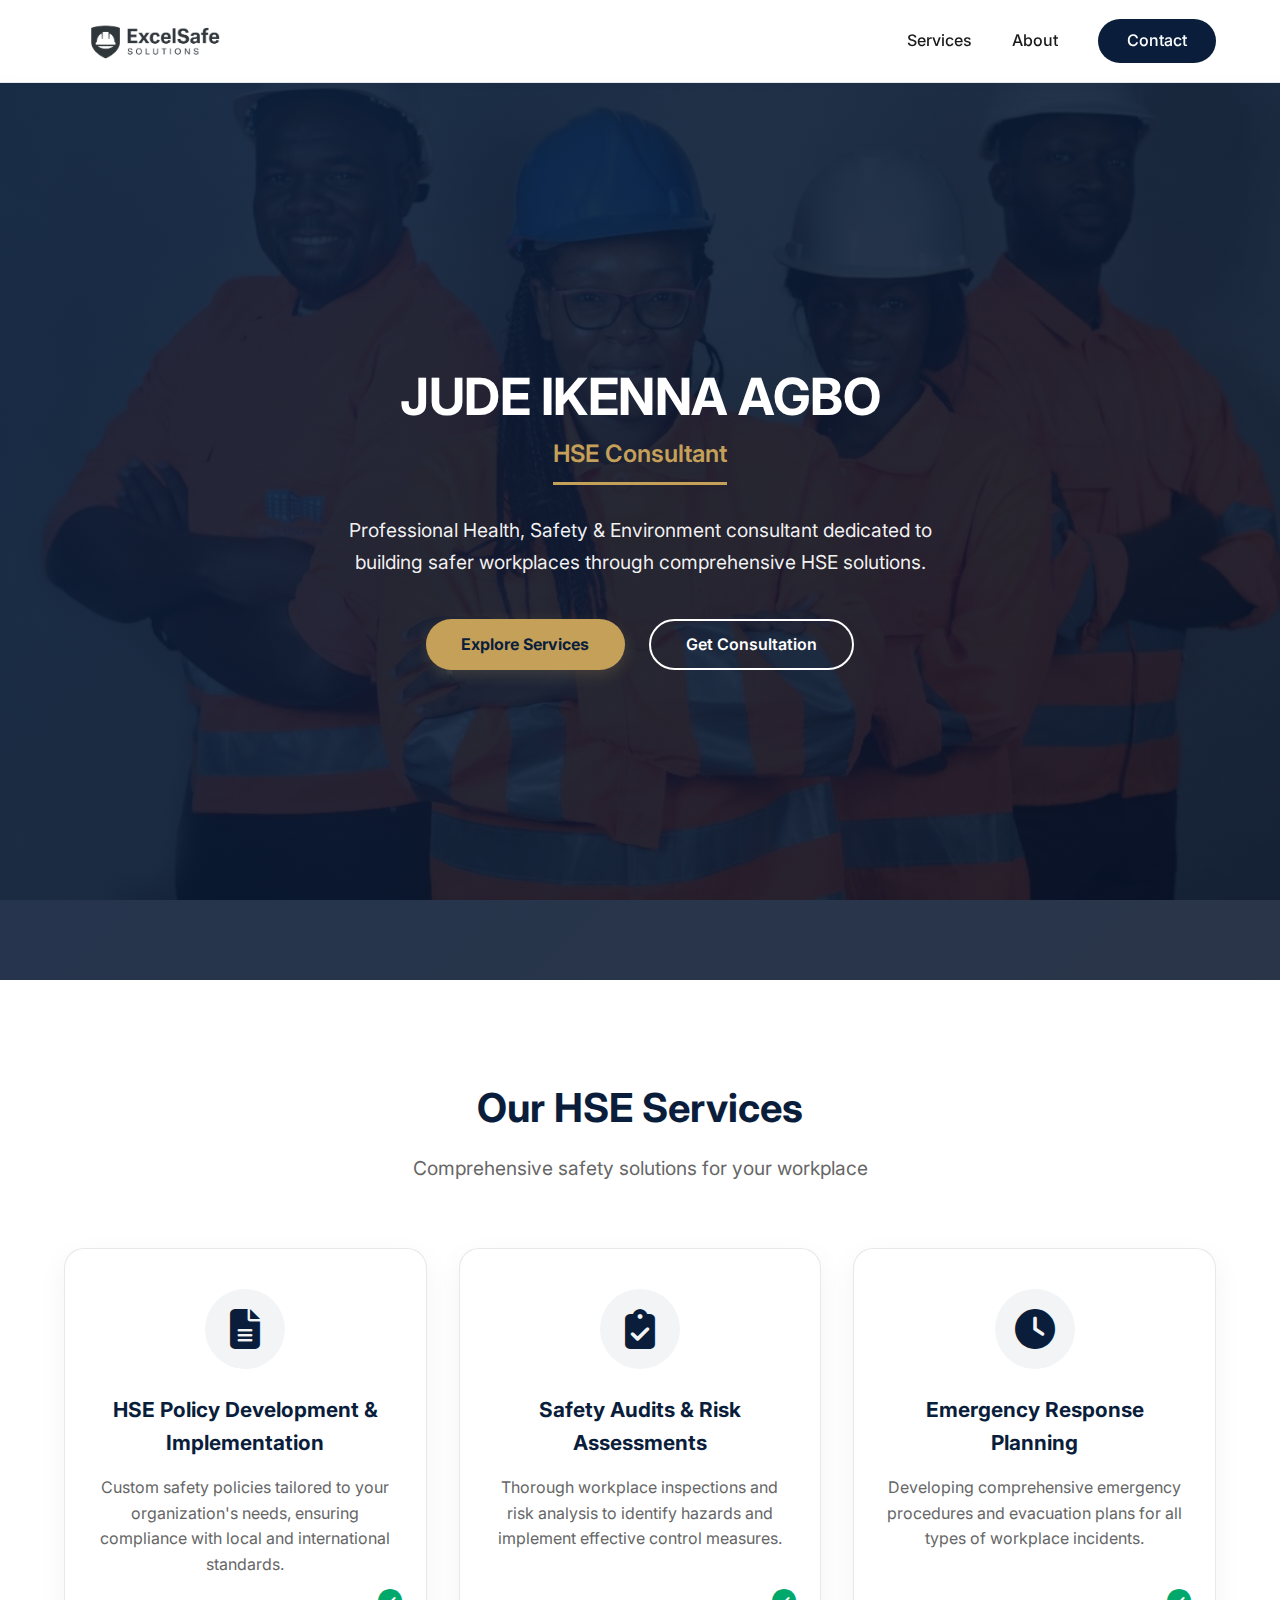
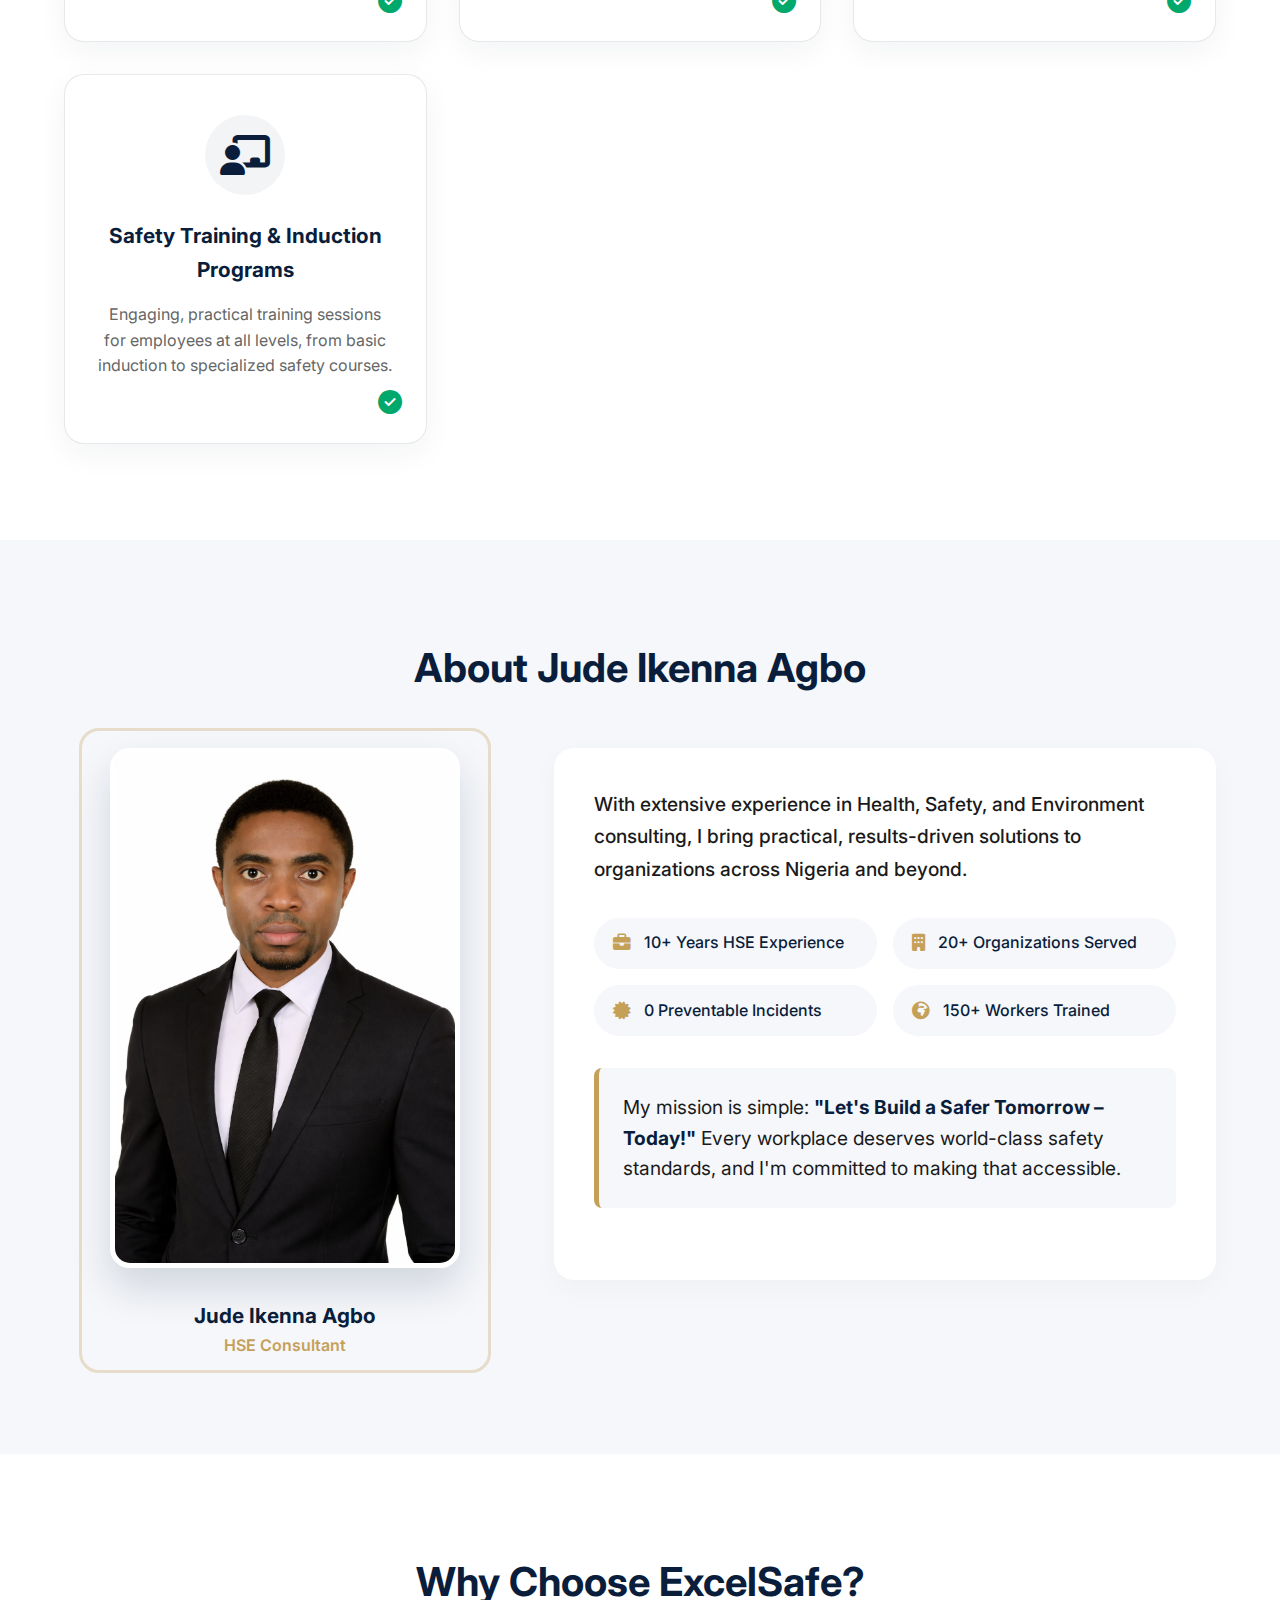
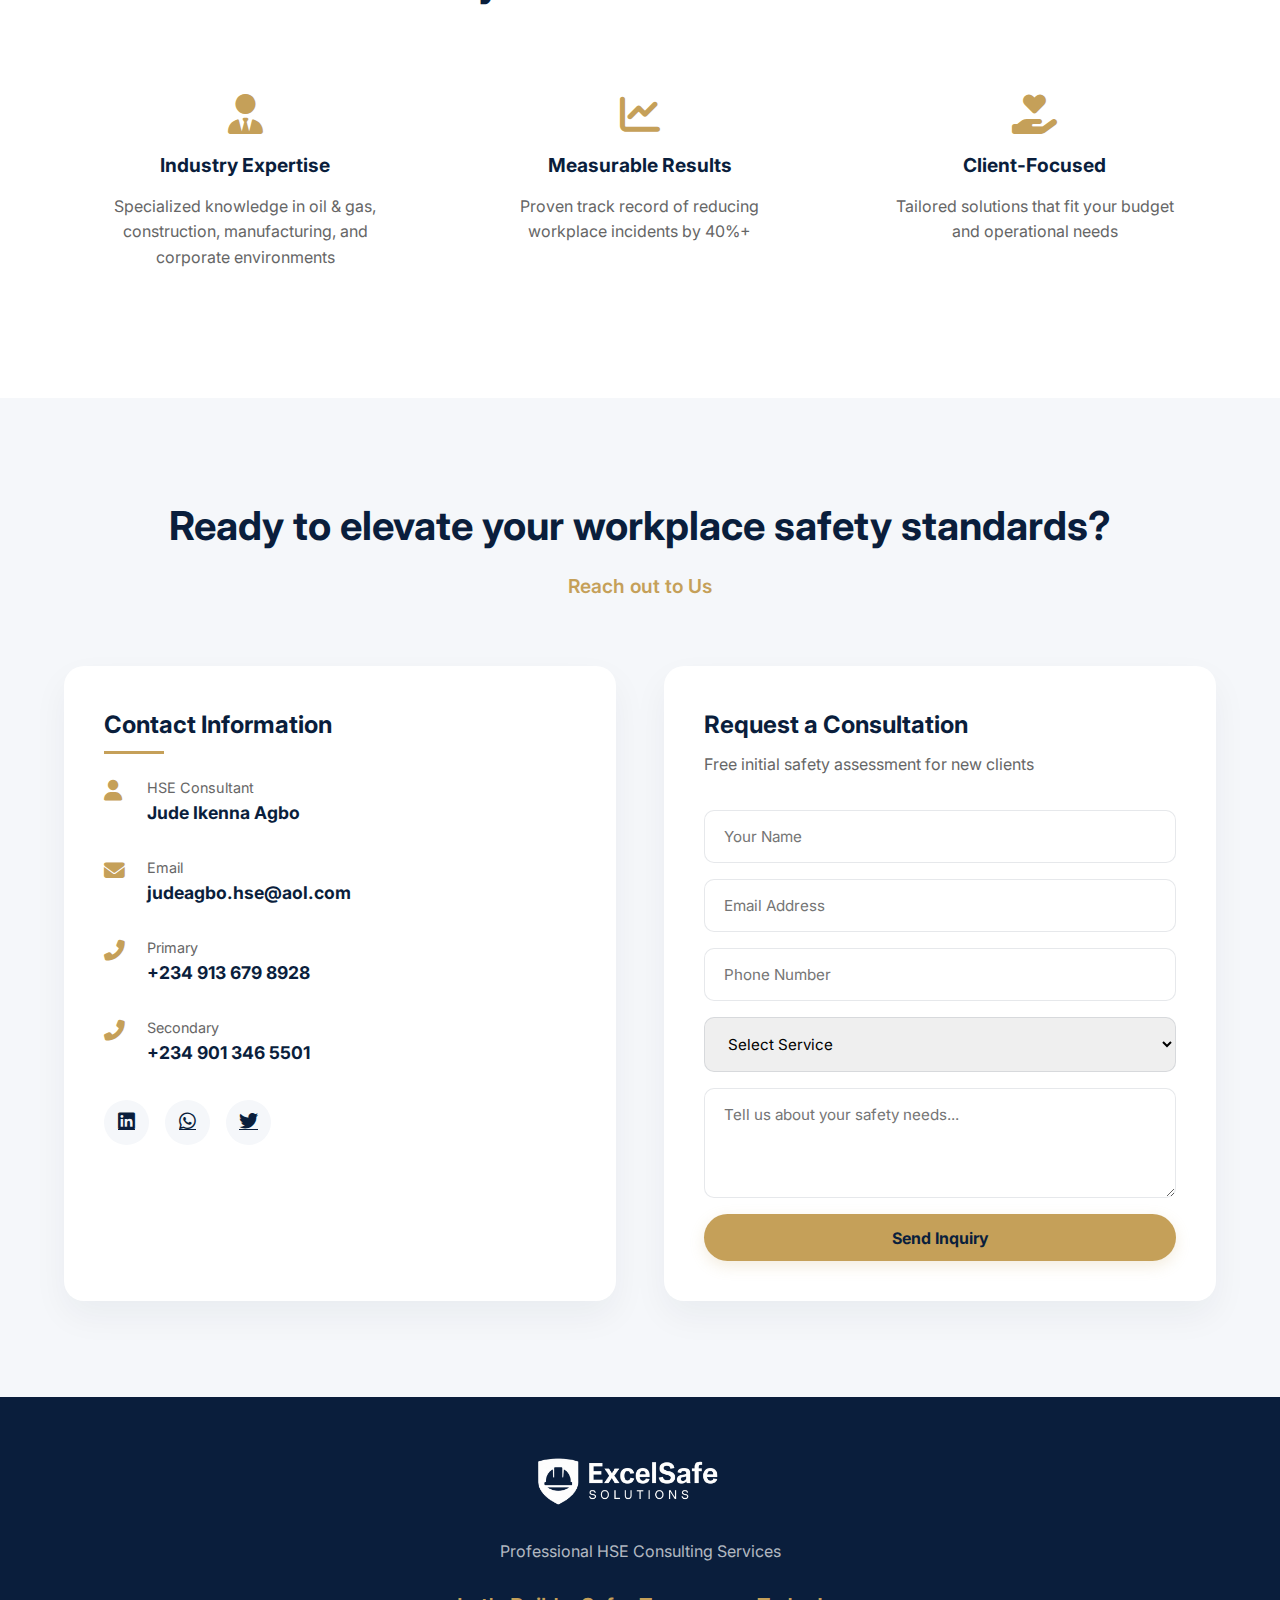
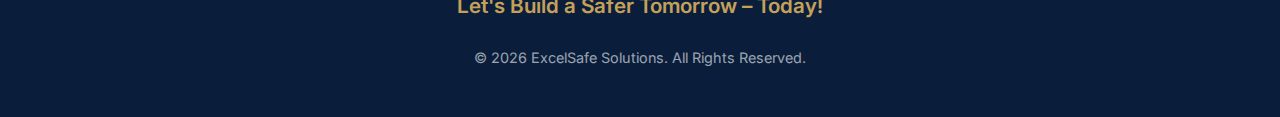
<file: index.html>
<!doctype html>
<html lang="en">
  <head>
    <meta charset="UTF-8" />
    <meta name="viewport" content="width=device-width, initial-scale=1.0" />
    <title>ExcelSafe Solutions | HSE Consulting</title>
    <link rel="stylesheet" href="style.css" />
    <link
      href="https://fonts.googleapis.com/css2?family=Inter:wght@300;400;500;600;700&display=swap"
      rel="stylesheet"
    />
    <link
      rel="stylesheet"
      href="https://cdnjs.cloudflare.com/ajax/libs/font-awesome/6.5.0/css/all.min.css"
    />
  </head>
  <body>
    <!-- NAVIGATION -->
    <nav class="navbar">
      <div class="nav-brand">
        <img
          src="excelsafelogo.png"
          alt="ExcelSafe Solutions"
          class="nav-logo"
        />
      </div>
      <div class="nav-links">
        <a href="#services">Services</a>
        <a href="#about">About</a>
        <a href="#contact" class="cta-button">Contact</a>
      </div>
    </nav>

    <!-- hero section -->
    <section class="hero">
      <div class="hero-overlay"></div>
      <div class="hero-content">
        <h1 class="hero-title">JUDE IKENNA AGBO</h1>
        <p class="hero-subtitle">HSE Consultant</p>

        <p class="hero-description">
          Professional Health, Safety & Environment consultant dedicated to
          building safer workplaces through comprehensive HSE solutions.
        </p>

        <div class="hero-buttons">
          <button class="btn-primary" onclick="scrollToSection('services')">
            Explore Services
          </button>
          <button class="btn-secondary" onclick="sendEmail()">
            Get Consultation
          </button>
        </div>
      </div>
    </section>

    <!-- SERVICES  -->
    <section class="services" id="services">
      <h2>Our HSE Services</h2>
      <p class="section-subtitle">
        Comprehensive safety solutions for your workplace
      </p>

      <div class="services-grid">
        <div class="service-card">
          <div class="service-icon">
            <i class="fas fa-file-alt"></i>
          </div>
          <h3>HSE Policy Development & Implementation</h3>
          <p>
            Custom safety policies tailored to your organization's needs,
            ensuring compliance with local and international standards.
          </p>
          <div class="service-check">
            <i class="fas fa-check-circle"></i>
          </div>
        </div>

        <div class="service-card">
          <div class="service-icon">
            <i class="fas fa-clipboard-check"></i>
          </div>
          <h3>Safety Audits & Risk Assessments</h3>
          <p>
            Thorough workplace inspections and risk analysis to identify hazards
            and implement effective control measures.
          </p>
          <div class="service-check">
            <i class="fas fa-check-circle"></i>
          </div>
        </div>

        <div class="service-card">
          <div class="service-icon">
            <i class="fas fa-clock"></i>
          </div>
          <h3>Emergency Response Planning</h3>
          <p>
            Developing comprehensive emergency procedures and evacuation plans
            for all types of workplace incidents.
          </p>
          <div class="service-check">
            <i class="fas fa-check-circle"></i>
          </div>
        </div>

        <div class="service-card">
          <div class="service-icon">
            <i class="fas fa-chalkboard-teacher"></i>
          </div>
          <h3>Safety Training & Induction Programs</h3>
          <p>
            Engaging, practical training sessions for employees at all levels,
            from basic induction to specialized safety courses.
          </p>
          <div class="service-check">
            <i class="fas fa-check-circle"></i>
          </div>
        </div>
      </div>
    </section>

    <!-- ABOUT -->
    <section class="about" id="about">
      <h2>About Jude Ikenna Agbo</h2>
      <div class="about-content">
        <div class="about-grid">
          <div class="about-image-container">
            <img
              src="hse man.jpg"
              alt="Jude Ikenna Agbo - HSE Consultant"
              class="about-image"
            />
            <div class="about-image-frame"></div>
            <div class="about-image-caption">
              <span>Jude Ikenna Agbo</span>
              <small>HSE Consultant</small>
            </div>
          </div>
          <div class="about-text">
            <p class="about-intro">
              With extensive experience in Health, Safety, and Environment
              consulting, I bring practical, results-driven solutions to
              organizations across Nigeria and beyond.
            </p>
            <div class="about-highlights">
              <div class="highlight">
                <i class="fas fa-briefcase"></i>
                <span>10+ Years HSE Experience</span>
              </div>
              <div class="highlight">
                <i class="fas fa-building"></i>
                <span>20+ Organizations Served</span>
              </div>
              <div class="highlight">
                <i class="fas fa-certificate"></i>
                <span>0 Preventable Incidents</span>
              </div>
              <div class="highlight">
                <i class="fas fa-globe-africa"></i>
                <span>150+ Workers Trained</span>
              </div>
            </div>
            <p class="about-mission">
              My mission is simple:
              <strong>"Let's Build a Safer Tomorrow – Today!"</strong> Every
              workplace deserves world-class safety standards, and I'm committed
              to making that accessible.
            </p>
            <!-- <div class="about-credentials">
              <h4>Professional Certifications</h4>
              <div class="credentials-list">
                <span>NEBOSH International General Certificate</span>
                <span>IOSH Managing Safely</span>
                <span>ISO 45001 Lead Auditor</span>
                <span>OSHA 30-Hour</span>
              </div>
            </div> -->
          </div>
        </div>
      </div>
    </section>

    <!-- why choose us -->
    <section class="why-us">
      <h2>Why Choose ExcelSafe?</h2>
      <div class="features-grid">
        <div class="feature">
          <i class="fas fa-user-tie"></i>
          <h3>Industry Expertise</h3>
          <p>
            Specialized knowledge in oil & gas, construction, manufacturing, and
            corporate environments
          </p>
        </div>
        <!-- <div class="feature">
          <i class="fas fa-file-signature"></i>
          <h3>Regulatory Compliance</h3>
          <p>Full alignment with NOSDRA, DPR, OSHA, and ISO 45001 standards</p>
        </div> -->
        <div class="feature">
          <i class="fas fa-chart-line"></i>
          <h3>Measurable Results</h3>
          <p>Proven track record of reducing workplace incidents by 40%+</p>
        </div>
        <div class="feature">
          <i class="fas fa-hand-holding-heart"></i>
          <h3>Client-Focused</h3>
          <p>Tailored solutions that fit your budget and operational needs</p>
        </div>
      </div>
    </section>

    <!-- CONTACT SECTION -->
    <section class="contact" id="contact">
      <h2>Ready to elevate your workplace safety standards?</h2>
      <p class="contact-tagline">Reach out to Us</p>

      <div class="contact-grid">
        <div class="contact-info-card">
          <h3>Contact Information</h3>

          <div class="contact-detail-item">
            <i class="fas fa-user"></i>
            <div>
              <span>HSE Consultant</span>
              <strong>Jude Ikenna Agbo</strong>
            </div>
          </div>

          <div class="contact-detail-item">
            <i class="fas fa-envelope"></i>
            <div>
              <span>Email</span>
              <strong>judeagbo.hse@aol.com</strong>
            </div>
          </div>

          <div class="contact-detail-item">
            <i class="fas fa-phone-alt"></i>
            <div>
              <span>Primary</span>
              <strong>+234 913 679 8928</strong>
            </div>
          </div>

          <div class="contact-detail-item">
            <i class="fas fa-phone-alt"></i>
            <div>
              <span>Secondary</span>
              <strong>+234 901 346 5501</strong>
            </div>
          </div>

          <div class="contact-social">
            <a href="#"><i class="fab fa-linkedin"></i></a>
            <a href="#"><i class="fab fa-whatsapp"></i></a>
            <a href="#"><i class="fab fa-twitter"></i></a>
          </div>
        </div>

        <div class="contact-form-container">
          <h3>Request a Consultation</h3>
          <p>Free initial safety assessment for new clients</p>

          <form class="contact-form" id="consultationForm" netlify>
            <input type="text" placeholder="Your Name" required />
            <input type="email" placeholder="Email Address" required />
            <input type="tel" placeholder="Phone Number" required />
            <select required>
              <option value="" disabled selected>Select Service</option>
              <option>HSE Policy Development</option>
              <option>Safety Audit & Risk Assessment</option>
              <option>Emergency Response Planning</option>
              <option>Safety Training</option>
            </select>
            <textarea
              rows="4"
              placeholder="Tell us about your safety needs..."
            ></textarea>
            <button type="submit" class="btn-primary btn-full">
              Send Inquiry
            </button>
          </form>
        </div>
      </div>
    </section>

    <!-- FOOTER -->
    <footer class="footer">
      <div class="footer-content">
        <div class="footer-brand">
          <img
            src="excelsafewhite.png"
            alt="ExcelSafe Solutions"
            class="footer-logo"
          />
          <p>Professional HSE Consulting Services</p>
        </div>
        <div class="footer-tagline">
          <p>Let's Build a Safer Tomorrow – Today!</p>
        </div>
        <div class="footer-copyright">
          <p>&copy; 2026 ExcelSafe Solutions. All Rights Reserved.</p>
        </div>
      </div>
    </footer>

    <script>
      // Smooth scroll function
      function scrollToSection(sectionId) {
        document
          .getElementById(sectionId)
          .scrollIntoView({ behavior: "smooth" });
      }

      // Email
      function sendEmail() {
        window.location.href =
          "mailto:judeagbo.hse@aol.com?subject=Consultation%20Request%20-%20ExcelSafe%20Solutions";
      }

      // Call
      function callPhone() {
        window.location.href = "tel:+2349136798928";
      }
    </script>
  </body>
</html>
</file>
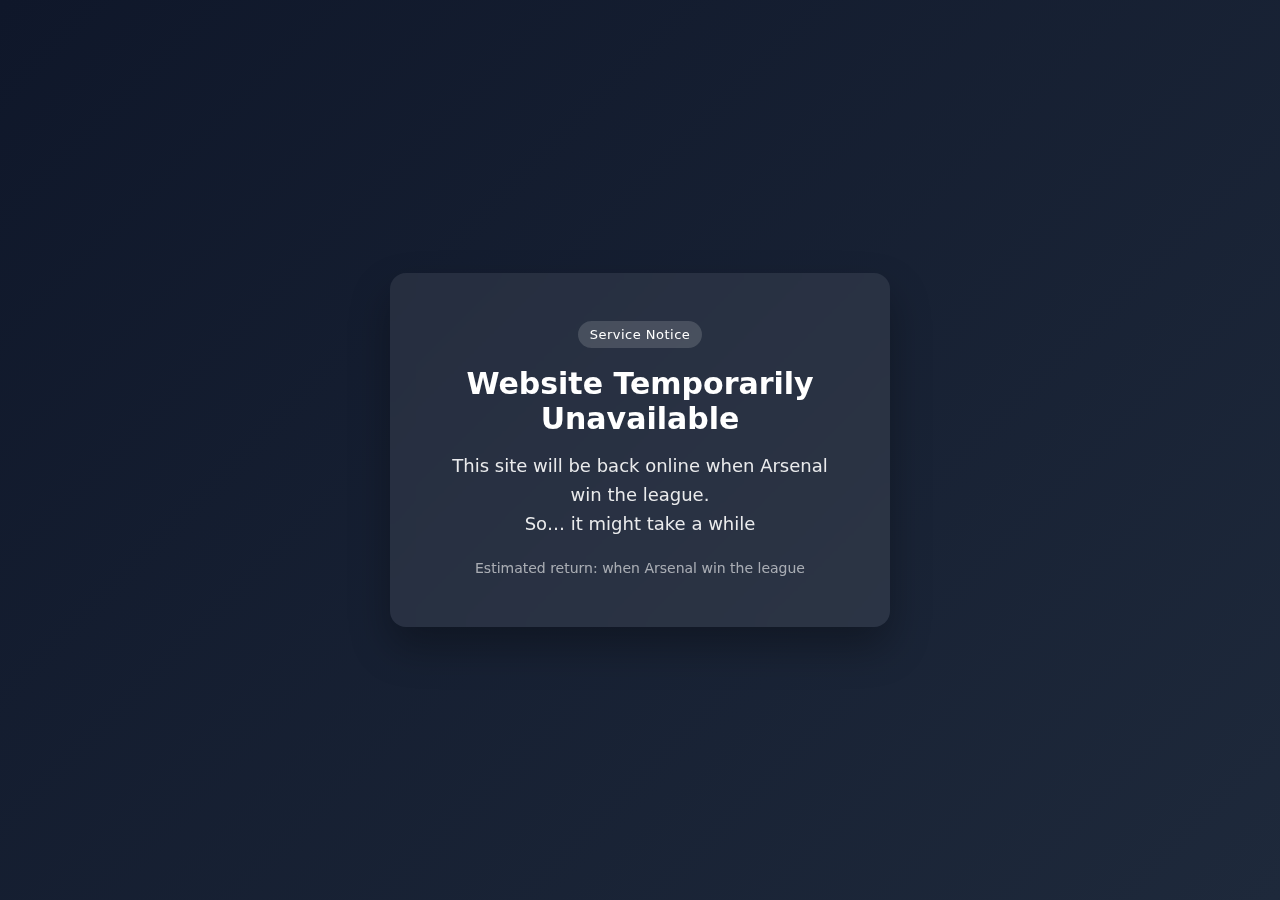
<file: sus.html>
<!doctype html>
<html lang="en">
  <head>
    <meta charset="UTF-8" />
    <meta name="viewport" content="width=device-width, initial-scale=1.0" />
    <title>Website Suspended</title>

    <style>
      * {
        margin: 0;
        padding: 0;
        box-sizing: border-box;
      }

      body {
        font-family:
          system-ui,
          -apple-system,
          Segoe UI,
          Roboto,
          Arial,
          sans-serif;
        background: linear-gradient(135deg, #0f172a, #1e293b);
        color: #ffffff;
        min-height: 100vh;
        display: flex;
        align-items: center;
        justify-content: center;
        padding: 20px;
      }

      .card {
        background: rgba(255, 255, 255, 0.08);
        backdrop-filter: blur(10px);
        border-radius: 16px;
        padding: clamp(24px, 5vw, 48px);
        text-align: center;
        max-width: 500px;
        width: 100%;
        box-shadow: 0 20px 40px rgba(0, 0, 0, 0.3);
      }

      h1 {
        font-size: clamp(22px, 4vw, 30px);
        margin-bottom: 16px;
      }

      p {
        font-size: clamp(15px, 3vw, 18px);
        line-height: 1.6;
        opacity: 0.9;
      }

      .small {
        margin-top: 18px;
        font-size: 14px;
        opacity: 0.6;
      }

      .badge {
        display: inline-block;
        margin-bottom: 18px;
        padding: 6px 12px;
        border-radius: 999px;
        background: rgba(255, 255, 255, 0.15);
        font-size: 13px;
        letter-spacing: 0.5px;
      }
    </style>
  </head>

  <body>
    <div class="card">
      <div class="badge">Service Notice</div>

      <h1>Website Temporarily Unavailable</h1>
      <p>This site will be back online when Arsenal win the league.</p>
      <p>So… it might take a while</p>
      <p class="small">Estimated return: when Arsenal win the league</p>
    </div>
  </body>
</html>
</file>
<file: style.css>
* {
    margin: 0;
    padding: 0;
    box-sizing: border-box;
    font-family: 'Inter', sans-serif;
}

:root {
    --navy-blue: #0A1E3C;      
    --gold-accent: #C5A059;     
    --deep-navy: #051229;       
    --light-bg: #FFFFFF;
    --text-dark: #1A1A1A;
    --text-light: #666666;
    --card-bg: #F8FAFC;
    --success-green: #00A86B;
    --soft-gray: #F5F7FA;
}

body {
    background-color: var(--light-bg);
    color: var(--text-dark);
    line-height: 1.6;
}

/* nav */
.navbar {
    display: flex;
    justify-content: space-between;
    align-items: center;
    padding: 1rem 5%;
    background: rgba(255, 255, 255, 0.98);
    backdrop-filter: blur(10px);
    position: fixed;
    width: 100%;
    top: 0;
    z-index: 1000;
    border-bottom: 1px solid rgba(10, 30, 60, 0.1);
    box-shadow: 0 2px 10px rgba(0,0,0,0.02);
}

.nav-brand {
    display: flex;
    align-items: center;
}

.nav-logo {
    height: 50px;
    width: auto;
    object-fit: contain;
}

.nav-links {
    display: flex;
    gap: 2.5rem;
    align-items: center;
}

.nav-links a {
    text-decoration: none;
    color: var(--text-dark);
    font-weight: 500;
    transition: color 0.3s ease;
    font-size: 1rem;
}

.nav-links a:hover {
    color: var(--gold-accent);
}

.cta-button {
    background: var(--navy-blue);
    color: white !important;
    padding: 0.6rem 1.8rem;
    border-radius: 30px;
    transition: all 0.3s ease;
    font-weight: 600;
}

.cta-button:hover {
    background: var(--deep-navy);
    transform: translateY(-2px);
    box-shadow: 0 8px 20px rgba(10, 30, 60, 0.15);
    color: white !important;
}

/*hero */
.hero {
    position: relative;
    min-height: 100vh;
    display: flex;
    align-items: center;
    justify-content: center;
    padding: 0 5%;
    margin-top: 80px;
    background: url('hse-training.jpg') center/cover no-repeat fixed;
    background-attachment: fixed;
}

.hero::before {
    content: '';
    position: absolute;
    top: 0;
    left: 0;
    right: 0;
    bottom: 0;
    background: linear-gradient(135deg, rgba(10, 30, 60, 0.9) 0%, rgba(5, 18, 41, 0.85) 100%);
    z-index: 1;
}

.hero-content {
    position: relative;
    z-index: 2;
    max-width: 800px;
    color: white;
    text-align: center;
    margin: 0 auto;
}

.hero-logo-container {
    display: flex;
    justify-content: center;
    margin-bottom: 1.5rem;
}

.hero-logo-image {
    height: 100px;
    width: auto;
    object-fit: contain;
}

.hero-title {
    font-size: 3.2rem;
    font-weight: 700;
    line-height: 1.2;
    margin-bottom: 0.5rem;
    color: white;
    letter-spacing: -0.5px;
    text-align: center;
}

.hero-subtitle {
    font-size: 1.5rem;
    color: var(--gold-accent);
    margin-bottom: 1.8rem;
    font-weight: 600;
    border-bottom: 3px solid var(--gold-accent);
    display: inline-block;
    padding-bottom: 8px;
    text-align: center;
    margin-left: auto;
    margin-right: auto;
}

.hero-description {
    font-size: 1.2rem;
    color: rgba(255, 255, 255, 0.95);
    margin-bottom: 2.5rem;
    max-width: 650px;
    line-height: 1.7;
    text-align: center;
    margin-left: auto;
    margin-right: auto;
}

.hero-buttons {
    display: flex;
    gap: 1.5rem;
    flex-wrap: wrap;
    margin-bottom: 1.5rem;
    justify-content: center;
}

/* button */
.btn-primary {
    background: var(--gold-accent);
    color: var(--navy-blue);
    border: none;
    padding: 0.85rem 2.2rem;
    border-radius: 50px;
    font-weight: 700;
    cursor: pointer;
    transition: all 0.3s ease;
    font-size: 1rem;
    box-shadow: 0 5px 15px rgba(197, 160, 89, 0.2);
}

.btn-primary:hover {
    background: #B38F4D;
    transform: translateY(-3px);
    box-shadow: 0 12px 25px rgba(197, 160, 89, 0.3);
    color: var(--navy-blue);
}

.btn-secondary {
    background: transparent;
    color: white;
    border: 2px solid white;
    padding: 0.85rem 2.2rem;
    border-radius: 50px;
    font-weight: 600;
    cursor: pointer;
    transition: all 0.3s ease;
    font-size: 1rem;
}

.btn-secondary:hover {
    background: rgba(255, 255, 255, 0.1);
    transform: translateY(-3px);
    border-color: var(--gold-accent);
    color: white;
}

.btn-full {
    width: 100%;
}

/* services */
.services {
    padding: 6rem 5%;
    background: white;
}

.services h2 {
    text-align: center;
    font-size: 2.5rem;
    margin-bottom: 0.8rem;
    color: var(--navy-blue);
}

.section-subtitle {
    text-align: center;
    font-size: 1.2rem;
    color: var(--text-light);
    margin-bottom: 4rem;
}

.services-grid {
    display: grid;
    grid-template-columns: repeat(auto-fit, minmax(280px, 1fr));
    gap: 2rem;
    max-width: 1200px;
    margin: 0 auto;
}

.service-card {
    background: white;
    padding: 2.5rem 2rem;
    border-radius: 20px;
    box-shadow: 0 10px 30px rgba(10, 30, 60, 0.05);
    transition: all 0.3s ease;
    position: relative;
    border: 1px solid rgba(10, 30, 60, 0.1);
    text-align: center;
}

.service-card:hover {
    transform: translateY(-10px);
    box-shadow: 0 20px 40px rgba(10, 30, 60, 0.1);
    border-color: var(--gold-accent);
}

.service-icon {
    width: 80px;
    height: 80px;
    background: rgba(10, 30, 60, 0.05);
    border-radius: 50%;
    display: flex;
    align-items: center;
    justify-content: center;
    margin: 0 auto 1.5rem;
}

.service-icon i {
    font-size: 2.5rem;
    color: var(--navy-blue);
}

.service-card h3 {
    font-size: 1.3rem;
    margin-bottom: 1rem;
    color: var(--navy-blue);
}

.service-card p {
    color: var(--text-light);
    line-height: 1.6;
    margin-bottom: 1.5rem;
}

.service-check {
    position: absolute;
    bottom: 1.5rem;
    right: 1.5rem;
}

.service-check i {
    color: var(--success-green);
    font-size: 1.5rem;
}

/* about section */
.about {
    padding: 6rem 5%;
    background: var(--soft-gray);
}

.about h2 {
    text-align: center;
    font-size: 2.5rem;
    margin-bottom: 3rem;
    color: var(--navy-blue);
}

.about-content {
    max-width: 1200px;
    margin: 0 auto;
}

.about-grid {
    display: grid;
    grid-template-columns: 0.8fr 1.2fr;
    gap: 3rem;
    align-items: start;
}

.about-image-container {
    position: relative;
    text-align: center;
}

.about-image {
    width: 100%;
    max-width: 350px;
    height: auto;
    border-radius: 20px;
    box-shadow: 0 20px 40px rgba(10, 30, 60, 0.15);
    border: 5px solid white;
    transition: all 0.3s ease;
}

.about-image:hover {
    transform: translateY(-5px);
    box-shadow: 0 25px 50px rgba(10, 30, 60, 0.2);
}

.about-image-frame {
    position: absolute;
    top: -20px;
    left: 15px;
    right: 15px;
    bottom: -15px;
    border: 3px solid var(--gold-accent);
    border-radius: 20px;
    pointer-events: none;
    opacity: 0.3;
    transition: opacity 0.3s ease;
}

.about-image-container:hover .about-image-frame {
    opacity: 0.8;
}

.about-image-caption {
    margin-top: 1.5rem;
    text-align: center;
}

.about-image-caption span {
    display: block;
    font-size: 1.3rem;
    font-weight: 700;
    color: var(--navy-blue);
}

.about-image-caption small {
    font-size: 1rem;
    color: var(--gold-accent);
    font-weight: 600;
}

.about-text {
    background: white;
    padding: 2.5rem;
    border-radius: 20px;
    box-shadow: 0 10px 30px rgba(0, 0, 0, 0.03);
}

.about-intro {
    font-size: 1.2rem;
    color: var(--text-dark);
    margin-bottom: 2rem;
    font-weight: 500;
    line-height: 1.7;
}

.about-highlights {
    display: grid;
    grid-template-columns: repeat(2, 1fr);
    gap: 1rem;
    margin-bottom: 2rem;
}

.highlight {
    display: flex;
    align-items: center;
    gap: 0.8rem;
    background: var(--soft-gray);
    padding: 0.8rem 1.2rem;
    border-radius: 50px;
}

.highlight i {
    color: var(--gold-accent);
    font-size: 1.1rem;
}

.highlight span {
    font-weight: 500;
    color: var(--navy-blue);
}

.about-mission {
    font-size: 1.2rem;
    color: var(--text-dark);
    padding: 1.5rem;
    background: var(--soft-gray);
    border-left: 5px solid var(--gold-accent);
    border-radius: 8px;
    margin-bottom: 2rem;
}

.about-mission strong {
    color: var(--navy-blue);
}

.about-credentials h4 {
    color: var(--navy-blue);
    margin-bottom: 1rem;
    font-size: 1.1rem;
}

.credentials-list {
    display: flex;
    flex-wrap: wrap;
    gap: 0.8rem;
}

.credentials-list span {
    background: white;
    color: var(--navy-blue);
    padding: 0.4rem 1.2rem;
    border-radius: 50px;
    font-size: 0.9rem;
    font-weight: 500;
    border: 1px solid var(--gold-accent);
}

/* why us css */
.why-us {
    padding: 6rem 5%;
    background: white;
}

.why-us h2 {
    text-align: center;
    font-size: 2.5rem;
    margin-bottom: 3rem;
    color: var(--navy-blue);
}

.features-grid {
    display: grid;
    grid-template-columns: repeat(auto-fit, minmax(250px, 1fr));
    gap: 2rem;
    max-width: 1200px;
    margin: 0 auto;
}

.feature {
    text-align: center;
    padding: 2rem;
}

.feature i {
    font-size: 2.5rem;
    color: var(--gold-accent);
    margin-bottom: 1rem;
}

.feature h3 {
    font-size: 1.2rem;
    margin-bottom: 0.8rem;
    color: var(--navy-blue);
}

.feature p {
    color: var(--text-light);
    line-height: 1.6;
}

/* contact */
.contact {
    padding: 6rem 5%;
    background: var(--soft-gray);
}

.contact h2 {
    text-align: center;
    font-size: 2.5rem;
    margin-bottom: 0.8rem;
    color: var(--navy-blue);
}

.contact-tagline {
    text-align: center;
    font-size: 1.2rem;
    color: var(--gold-accent);
    font-weight: 600;
    margin-bottom: 4rem;
}

.contact-grid {
    display: grid;
    grid-template-columns: 1fr 1fr;
    gap: 3rem;
    max-width: 1200px;
    margin: 0 auto;
}

.contact-info-card {
    background: white;
    padding: 2.5rem;
    border-radius: 20px;
    box-shadow: 0 15px 35px rgba(10, 30, 60, 0.05);
}

.contact-info-card h3 {
    font-size: 1.5rem;
    margin-bottom: 2rem;
    color: var(--navy-blue);
    position: relative;
}

.contact-info-card h3::after {
    content: '';
    position: absolute;
    bottom: -10px;
    left: 0;
    width: 60px;
    height: 3px;
    background: var(--gold-accent);
}

.contact-detail-item {
    display: flex;
    gap: 1.2rem;
    margin-bottom: 1.8rem;
    align-items: flex-start;
}

.contact-detail-item i {
    font-size: 1.3rem;
    color: var(--gold-accent);
    width: 24px;
    margin-top: 4px;
}

.contact-detail-item div {
    display: flex;
    flex-direction: column;
}

.contact-detail-item span {
    color: var(--text-light);
    font-size: 0.9rem;
}

.contact-detail-item strong {
    color: var(--navy-blue);
    font-size: 1.1rem;
}

.contact-social {
    display: flex;
    gap: 1rem;
    margin-top: 2rem;
}

.contact-social a {
    width: 45px;
    height: 45px;
    background: var(--soft-gray);
    border-radius: 50%;
    display: flex;
    align-items: center;
    justify-content: center;
    color: var(--navy-blue);
    font-size: 1.2rem;
    transition: all 0.3s ease;
}

.contact-social a:hover {
    background: var(--navy-blue);
    color: var(--gold-accent);
    transform: translateY(-3px);
}

.contact-form-container {
    background: white;
    padding: 2.5rem;
    border-radius: 20px;
    box-shadow: 0 15px 35px rgba(10, 30, 60, 0.05);
}

.contact-form-container h3 {
    font-size: 1.5rem;
    margin-bottom: 0.5rem;
    color: var(--navy-blue);
}

.contact-form-container p {
    color: var(--text-light);
    margin-bottom: 2rem;
}

.contact-form {
    display: flex;
    flex-direction: column;
    gap: 1rem;
}

.contact-form input,
.contact-form select,
.contact-form textarea {
    padding: 1rem 1.2rem;
    border: 1px solid rgba(10, 30, 60, 0.1);
    border-radius: 10px;
    font-size: 0.95rem;
    transition: all 0.3s ease;
}

.contact-form input:focus,
.contact-form select:focus,
.contact-form textarea:focus {
    outline: none;
    border-color: var(--gold-accent);
    box-shadow: 0 0 0 3px rgba(197, 160, 89, 0.1);
}

/*footer  */
.footer {
    background: var(--navy-blue);
    color: white;
    padding: 3rem 5%;
}

.footer-content {
    max-width: 1200px;
    margin: 0 auto;
    display: flex;
    flex-direction: column;
    align-items: center;
    gap: 1.5rem;
}

.footer-brand {
    display: flex;
    flex-direction: column;
    align-items: center;
    gap: 0.5rem;
}

.footer-logo {
    height: 70px;
    width: auto;
    object-fit: contain;
    margin-bottom: 0.5rem;
}

.footer-brand p {
    color: rgba(255, 255, 255, 0.7);
    margin-top: 0.5rem;
}

.footer-tagline {
    font-size: 1.3rem;
    font-weight: 600;
    color: var(--gold-accent);
    text-align: center;
}

.footer-copyright {
    color: rgba(255, 255, 255, 0.6);
    font-size: 0.9rem;
}

/* mediaaa */
@media (max-width: 1024px) {
    .hero-title {
        font-size: 2.8rem;
    }
    
    .about-grid {
        grid-template-columns: 1fr;
        gap: 2rem;
    }
    
    .about-image-container {
        max-width: 350px;
        margin: 0 auto;
    }
}

@media (max-width: 768px) {
    .hero {
        background-attachment: scroll;
        text-align: center;
    }
    
    .hero-content {
        text-align: center;
        padding: 0 1rem;
    }
    
    .hero-title {
        font-size: 2.4rem;
        text-align: center;
    }
    
    .hero-logo-image {
        height: 80px;
    }
    
    .hero-subtitle {
        font-size: 1.2rem;
        margin-left: auto;
        margin-right: auto;
    }
    
    .hero-description {
        text-align: center;
        margin-left: auto;
        margin-right: auto;
        font-size: 1.1rem;
    }
    
    .hero-buttons {
        justify-content: center;
    }
    
    .nav-links {
        display: none;
    }
    
    .nav-logo {
        height: 40px;
    }
    
    .contact-grid {
        grid-template-columns: 1fr;
    }
    
    .about-highlights {
        grid-template-columns: 1fr;
    }
}

@media (max-width: 480px) {
    .navbar {
        padding: 0.8rem 5%;
    }
    
    .nav-logo {
        height: 35px;
    }
    
    .hero-title {
        font-size: 1.9rem;
    }
    
    .hero-logo-image {
        height: 70px;
    }
    
    .hero-subtitle {
        font-size: 1.1rem;
    }
    
    .hero-description {
        font-size: 1rem;
    }
    
    .hero-buttons {
        flex-direction: column;
        width: 100%;
        gap: 1rem;
    }
    
    .btn-primary, .btn-secondary {
        width: 100%;
    }
    
    .services h2,
    .about h2,
    .why-us h2,
    .contact h2 {
        font-size: 2rem;
    }
    
    .contact-info-card,
    .contact-form-container {
        padding: 1.8rem;
    }
    
    .footer-tagline {
        font-size: 1.1rem;
    }
    
    .footer-logo {
        height: 60px;
    }
}
</file>
